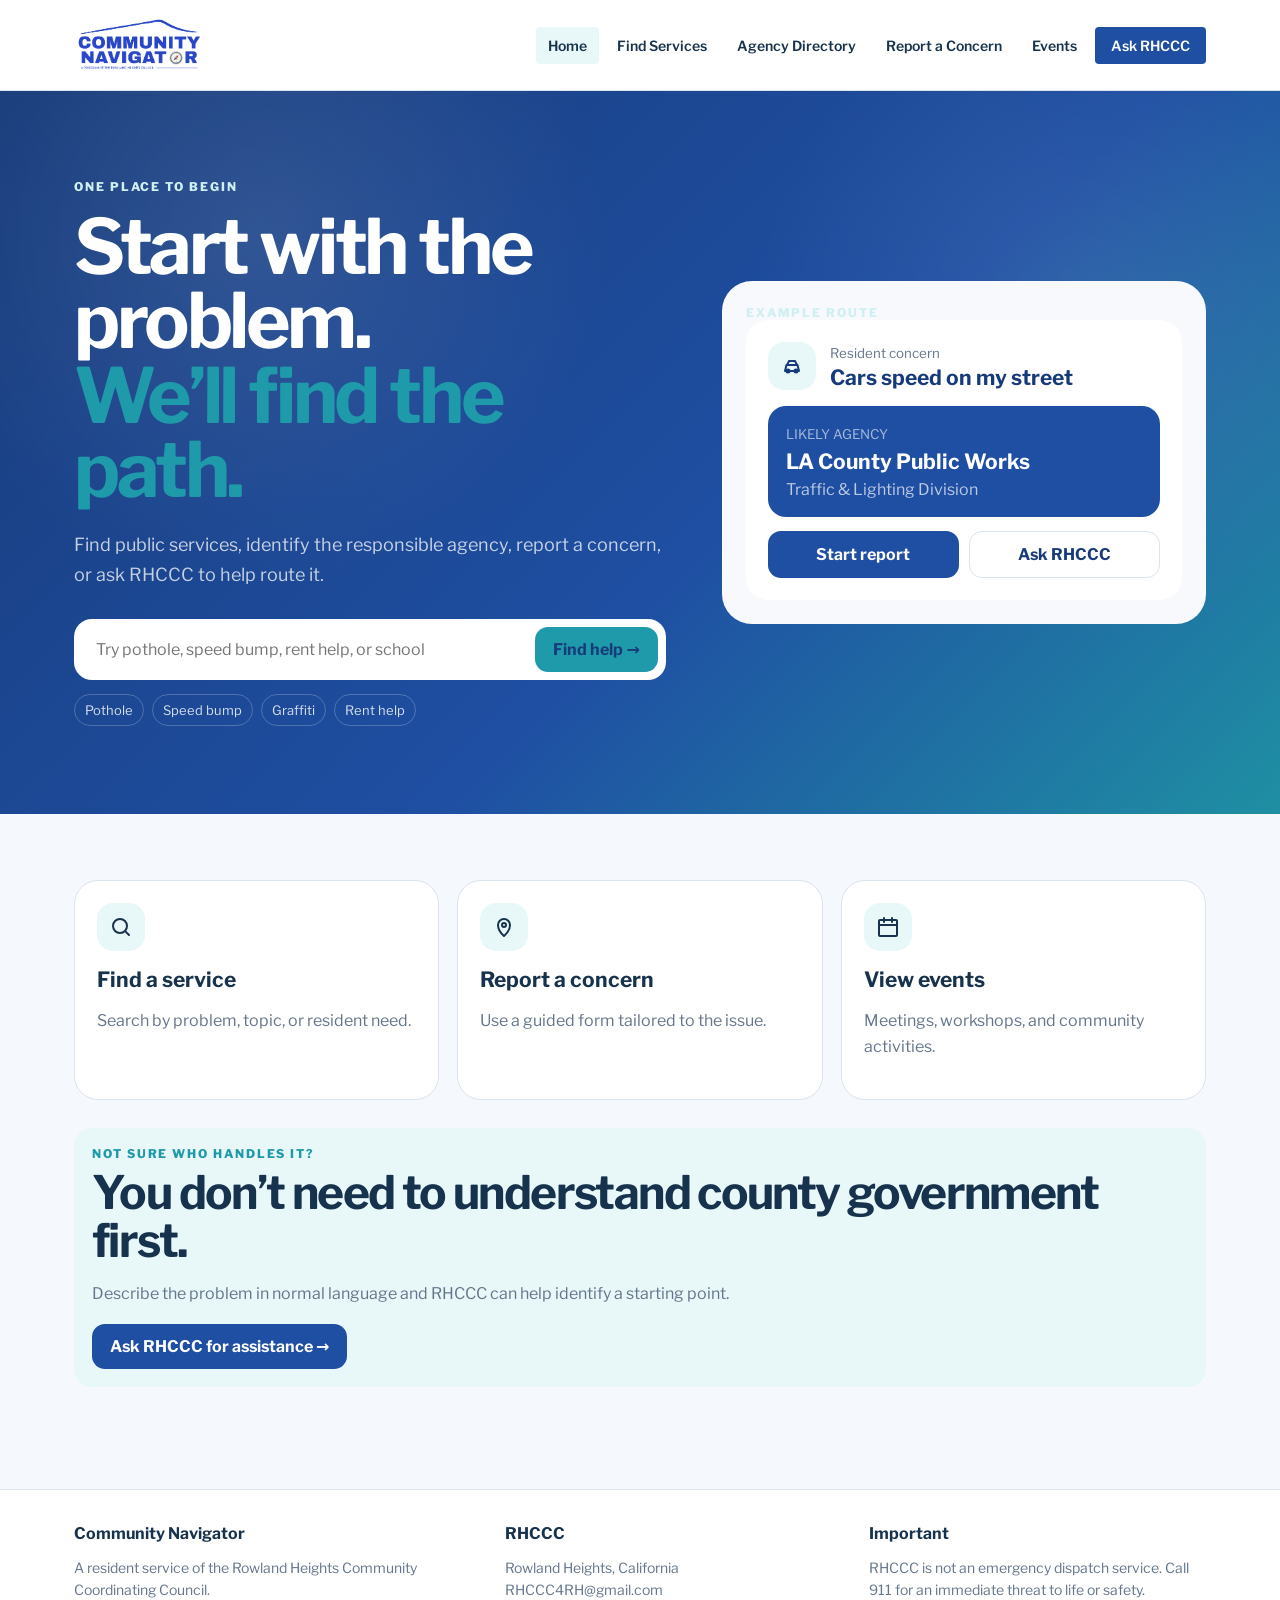
<file: index.html>
<!doctype html><html lang="en"><head><meta charset="utf-8"><meta name="viewport" content="width=device-width,initial-scale=1"><meta name="theme-color" content="#063f48"><title>Home | Community Navigator</title><link href="https://fonts.googleapis.com/css2?family=Libre+Franklin:wght@400;500;600;700;800&display=swap" rel="stylesheet"><link rel="stylesheet" href="styles.css"></head><body><header class="header"><div class="shell header-inner"><a class="brand" href="index.html"><img src="Community Navigator Logo.png" alt="Community Navigator" class="site-logo" style="height:58px;width:auto;max-width:320px;display:block"></a><button class="mobile-toggle" type="button">Menu</button><nav class="nav"><a class="active" href="index.html">Home</a><a class="" href="services.html">Find Services</a><a class="" href="agencies.html">Agency Directory</a><a class="" href="report.html">Report a Concern</a><a class="" href="events.html">Events</a><a class="cta" href="help.html">Ask RHCCC</a></nav></div></header><section class="hero"><div class="shell hero-grid"><div><div class="eyebrow">One place to begin</div><h1>Start with the problem.<span class="gold" style="display:block">We’ll find the path.</span></h1><p class="lead">Find public services, identify the responsible agency, report a concern, or ask RHCCC to help route it.</p><div class="searchbar"><input id="homeSearch" placeholder="Try pothole, speed bump, rent help, or school"><button class="btn btn-gold" id="homeSearchBtn" type="button">Find help →</button></div><div class="quick"><a href="services.html?q=pothole">Pothole</a><a href="services.html?q=speeding">Speed bump</a><a href="services.html?q=graffiti">Graffiti</a><a href="services.html?q=rent">Rent help</a></div></div><div class="demo"><div class="eyebrow">Example route</div><div class="demo-card"><div style="display:flex;gap:14px;align-items:center"><div class="icon" style="margin:0" aria-hidden="true">   <svg viewBox="0 0 24 24" width="24" height="24" fill="none" stroke="currentColor" stroke-width="2" stroke-linecap="round" stroke-linejoin="round">     <path d="M5 17h14l-1.5-6h-11L5 17z"></path>     <path d="M7 11l2-4h6l2 4"></path>     <circle cx="8" cy="17" r="1.5"></circle>     <circle cx="16" cy="17" r="1.5"></circle>   </svg> </div><div><small class="muted">Resident concern</small><h3>Cars speed on my street</h3></div></div><div class="demo-box"><small style="color:rgba(255,255,255,.6)">LIKELY AGENCY</small><h3 style="margin-top:6px">LA County Public Works</h3><p style="margin:6px 0 0;color:rgba(255,255,255,.7)">Traffic & Lighting Division</p></div><div style="display:grid;grid-template-columns:1fr 1fr;gap:10px;margin-top:14px"><a class="btn btn-deep" href="report.html?type=speeding">Start report</a><a class="btn btn-light" href="help.html">Ask RHCCC</a></div></div></div></div></section><section class="section"><div class="shell"><div class="grid3"><a class="card" href="services.html"><div class="icon" aria-hidden="true">   <svg viewBox="0 0 24 24" width="24" height="24" fill="none" stroke="currentColor" stroke-width="2" stroke-linecap="round" stroke-linejoin="round">     <circle cx="11" cy="11" r="7"></circle>     <line x1="20" y1="20" x2="16.65" y2="16.65"></line>   </svg> </div><h3>Find a service</h3><p class="muted">Search by problem, topic, or resident need.</p></a><a class="card" href="report.html"><div class="icon" aria-hidden="true">   <svg viewBox="0 0 24 24" width="24" height="24" fill="none" stroke="currentColor" stroke-width="2" stroke-linecap="round" stroke-linejoin="round">     <path d="M12 21s6-5.2 6-11a6 6 0 1 0-12 0c0 5.8 6 11 6 11z"></path>     <circle cx="12" cy="10" r="2"></circle>   </svg> </div><h3>Report a concern</h3><p class="muted">Use a guided form tailored to the issue.</p></a><a class="card" href="events.html"><div class="icon" aria-hidden="true">   <svg viewBox="0 0 24 24" width="24" height="24" fill="none" stroke="currentColor" stroke-width="2" stroke-linecap="round" stroke-linejoin="round">     <rect x="3" y="5" width="18" height="16" rx="1"></rect>     <line x1="8" y1="3" x2="8" y2="7"></line>     <line x1="16" y1="3" x2="16" y2="7"></line>     <line x1="3" y1="10" x2="21" y2="10"></line>   </svg> </div><h3>View events</h3><p class="muted">Meetings, workshops, and community activities.</p></a></div><div class="notice" style="margin-top:28px"><div class="eyebrow">Not sure who handles it?</div><h2 style="margin-top:8px">You don’t need to understand county government first.</h2><p class="muted">Describe the problem in normal language and RHCCC can help identify a starting point.</p><a class="btn btn-deep" href="help.html">Ask RHCCC for assistance →</a></div></div></section><footer class="footer"><div class="shell footer-grid"><div><strong>Community Navigator</strong><p>A resident service of the Rowland Heights Community Coordinating Council.</p></div><div><strong>RHCCC</strong><p>Rowland Heights, California<br><a href="mailto:RHCCC4RH@gmail.com">RHCCC4RH@gmail.com</a></p></div><div><strong>Important</strong><p>RHCCC is not an emergency dispatch service. Call 911 for an immediate threat to life or safety.</p></div></div></footer><script src="data.js"></script><script src="app.js"></script><script>document.getElementById('homeSearchBtn').addEventListener('click',()=>{const q=document.getElementById('homeSearch').value.trim();location.href='services.html'+(q?'?q='+encodeURIComponent(q):'')});document.getElementById('homeSearch').addEventListener('keydown',e=>{if(e.key==='Enter')document.getElementById('homeSearchBtn').click()});</script></body></html>
</file>
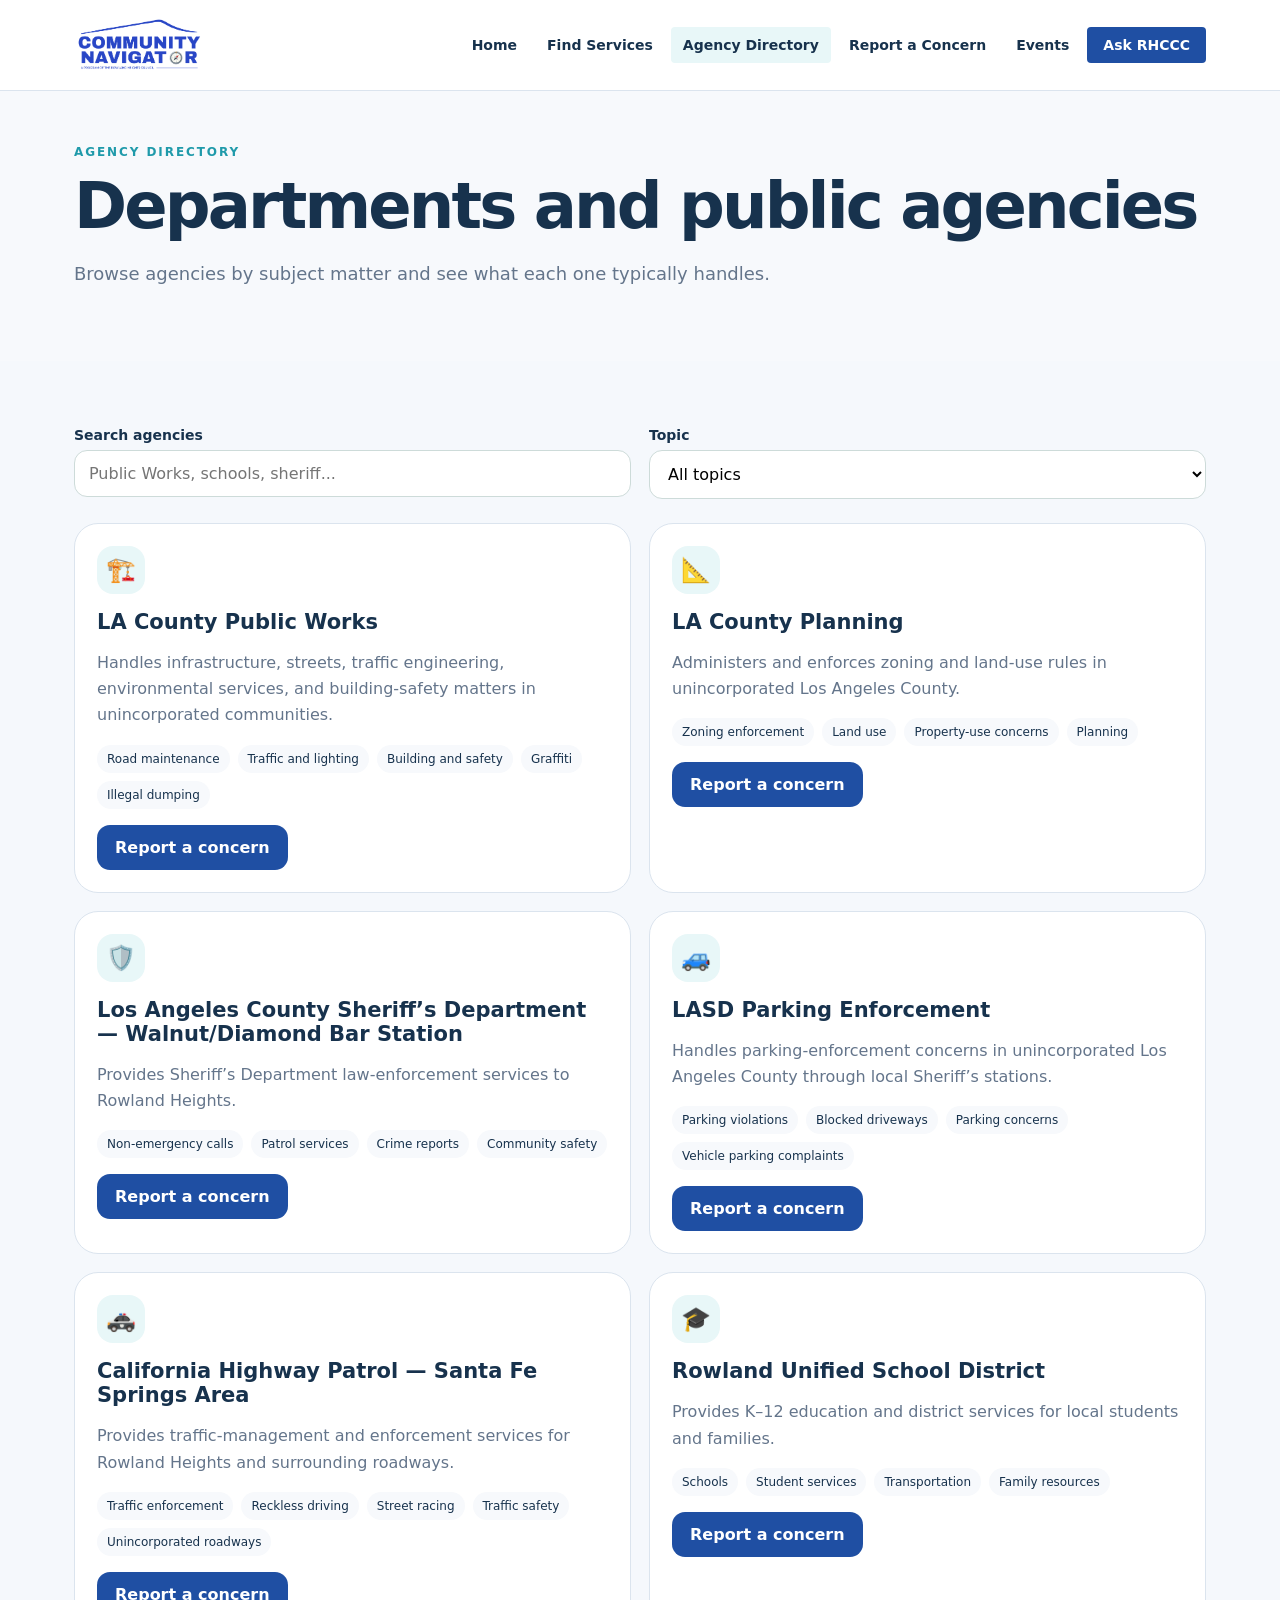
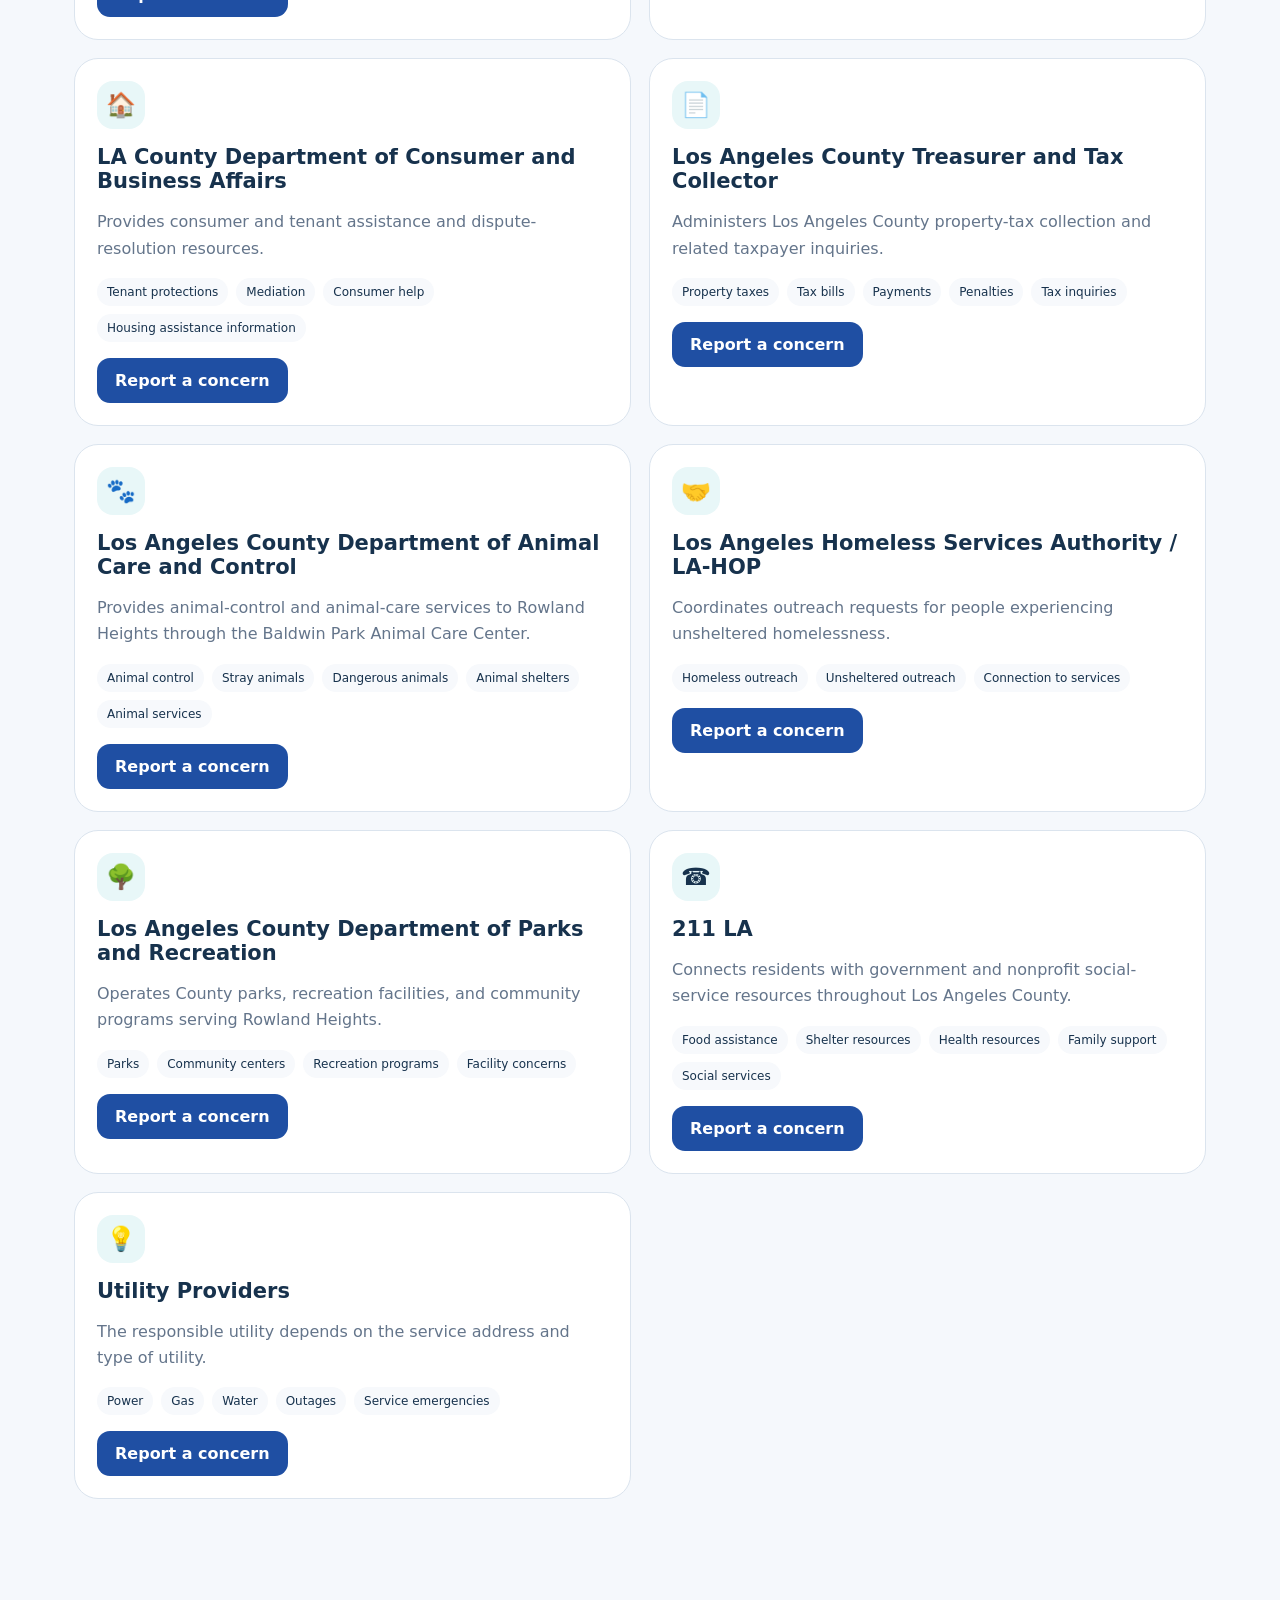
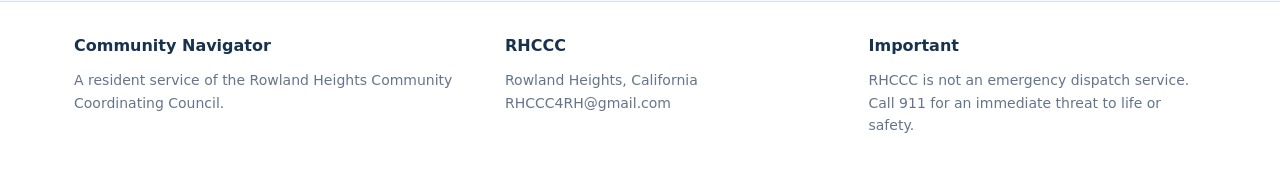
<file: agencies.html>
<!doctype html><html lang="en"><head><meta charset="utf-8"><meta name="viewport" content="width=device-width,initial-scale=1"><meta name="theme-color" content="#063f48"><title>Agency Directory | Community Navigator</title><link rel="stylesheet" href="styles.css"></head><body><header class="header"><div class="shell header-inner"><a class="brand" href="index.html"><img src="Community Navigator Logo.png" alt="Community Navigator" class="site-logo" style="height:58px;width:auto;max-width:320px;display:block"></a><button class="mobile-toggle" type="button">Menu</button><nav class="nav"><a class="" href="index.html">Home</a><a class="" href="services.html">Find Services</a><a class="active" href="agencies.html">Agency Directory</a><a class="" href="report.html">Report a Concern</a><a class="" href="events.html">Events</a><a class="cta" href="help.html">Ask RHCCC</a></nav></div></header><section class="page-hero"><div class="shell"><div class="eyebrow">Agency directory</div><h1>Departments and public agencies</h1><p>Browse agencies by subject matter and see what each one typically handles.</p></div></section><section class="section"><div class="shell"><div class="form-grid"><div><label for="agencySearch">Search agencies</label><input id="agencySearch" placeholder="Public Works, schools, sheriff..."></div><div><label for="agencyTopic">Topic</label><select id="agencyTopic"><option value="all">All topics</option><option value="roads">Roads & traffic</option><option value="housing">Housing</option><option value="safety">Safety</option><option value="community">Community</option><option value="utilities">Utilities</option></select></div></div><div id="agencyGrid" class="grid2" style="margin-top:24px"></div></div></section><footer class="footer"><div class="shell footer-grid"><div><strong>Community Navigator</strong><p>A resident service of the Rowland Heights Community Coordinating Council.</p></div><div><strong>RHCCC</strong><p>Rowland Heights, California<br><a href="mailto:RHCCC4RH@gmail.com">RHCCC4RH@gmail.com</a></p></div><div><strong>Important</strong><p>RHCCC is not an emergency dispatch service. Call 911 for an immediate threat to life or safety.</p></div></div></footer><script src="data.js"></script><script src="app.js"></script><script>function renderAgencies(){const q=document.getElementById('agencySearch').value.toLowerCase(),t=document.getElementById('agencyTopic').value;const list=AGENCIES.filter(a=>(t==='all'||a.topic===t)&&(`${a.name} ${a.description} ${a.handles.join(' ')}`.toLowerCase().includes(q)));document.getElementById('agencyGrid').innerHTML=list.map(a=>`<article class="card"><div class="icon">${a.icon}</div><h3>${a.name}</h3><p class="muted">${a.description}</p><div class="agency-tags">${a.handles.map(h=>`<span>${h}</span>`).join('')}</div><a class="btn btn-deep" style="margin-top:16px" href="report.html">Report a concern</a></article>`).join('')}document.getElementById('agencySearch').addEventListener('input',renderAgencies);document.getElementById('agencyTopic').addEventListener('change',renderAgencies);renderAgencies();</script></body></html>
</file>
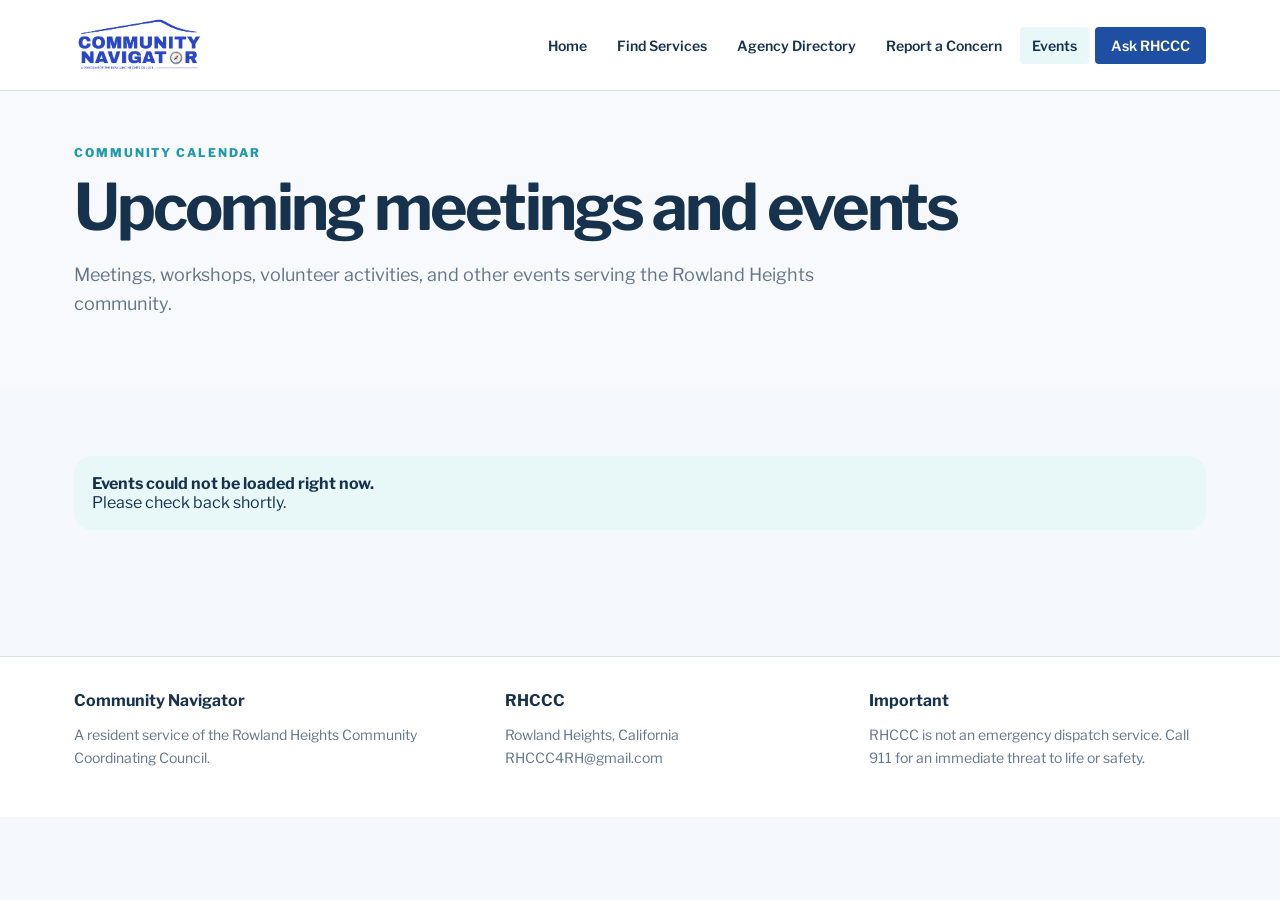
<file: events.html>
<!doctype html>
<html lang="en">
<head>
  <meta charset="utf-8">
  <meta name="viewport" content="width=device-width,initial-scale=1">
  <meta name="theme-color" content="#1f4fa3">
  <title>Events | Community Navigator</title>

  <link href="https://fonts.googleapis.com/css2?family=Libre+Franklin:wght@400;500;600;700;800&display=swap" rel="stylesheet">
  <link rel="stylesheet" href="styles.css">
</head>

<body>

<header class="header">
  <div class="shell header-inner">

    <a class="brand" href="index.html">
      <img
        src="Community Navigator Logo.png"
        alt="Community Navigator"
        class="site-logo"
        style="height:58px;width:auto;max-width:320px;display:block">
    </a>

    <button class="mobile-toggle" type="button">Menu</button>

    <nav class="nav">
      <a href="index.html">Home</a>
      <a href="services.html">Find Services</a>
      <a href="agencies.html">Agency Directory</a>
      <a href="report.html">Report a Concern</a>
      <a class="active" href="events.html">Events</a>
      <a class="cta" href="help.html">Ask RHCCC</a>
    </nav>

  </div>
</header>


<section class="page-hero">
  <div class="shell">
    <div class="eyebrow">Community calendar</div>
    <h1>Upcoming meetings and events</h1>
    <p>Meetings, workshops, volunteer activities, and other events serving the Rowland Heights community.</p>
  </div>
</section>


<section class="section">
  <div class="shell">

    <div id="eventsStatus" class="notice">
      Loading upcoming events...
    </div>

    <div
      id="eventsGrid"
      class="grid3"
      style="margin-top:24px">
    </div>

  </div>
</section>


<footer class="footer">
  <div class="shell footer-grid">

    <div>
      <strong>Community Navigator</strong>
      <p>A resident service of the Rowland Heights Community Coordinating Council.</p>
    </div>

    <div>
      <strong>RHCCC</strong>
      <p>
        Rowland Heights, California<br>
        <a href="mailto:RHCCC4RH@gmail.com">RHCCC4RH@gmail.com</a>
      </p>
    </div>

    <div>
      <strong>Important</strong>
      <p>RHCCC is not an emergency dispatch service. Call 911 for an immediate threat to life or safety.</p>
    </div>

  </div>
</footer>


<script src="app.js"></script>

<script>

const EVENTS_FEED =
  "https://script.google.com/macros/s/AKfycbwv2NWlRLZED6osBwBlLM1Knq-hCTyt2_RPyTM8eW6WuF7l7NqPxiwIjz1ecrPqqkWi/exec";


function escapeHTML(value) {
  return String(value || "")
    .replaceAll("&", "&amp;")
    .replaceAll("<", "&lt;")
    .replaceAll(">", "&gt;")
    .replaceAll('"', "&quot;")
    .replaceAll("'", "&#039;");
}


function formatDate(dateString) {

  if (!dateString) return "";

  const parts = dateString.split("-");

  if (parts.length !== 3) {
    return escapeHTML(dateString);
  }

  const date = new Date(
    Number(parts[0]),
    Number(parts[1]) - 1,
    Number(parts[2])
  );

  return date.toLocaleDateString("en-US", {
    weekday: "short",
    month: "long",
    day: "numeric",
    year: "numeric"
  });
}


function isUpcoming(dateString) {

  if (!dateString) return true;

  const parts = dateString.split("-");

  if (parts.length !== 3) return true;

  const eventDate = new Date(
    Number(parts[0]),
    Number(parts[1]) - 1,
    Number(parts[2]),
    23,
    59,
    59
  );

  return eventDate >= new Date();
}


async function loadEvents() {

  const grid = document.getElementById("eventsGrid");
  const status = document.getElementById("eventsStatus");

  try {

    const response = await fetch(EVENTS_FEED);

    if (!response.ok) {
      throw new Error("Events feed unavailable.");
    }

    const data = await response.json();

    const events = data
      .filter(event => isUpcoming(event["Date"]))
      .sort((a, b) =>
        String(a["Date"]).localeCompare(String(b["Date"]))
      );


    if (!events.length) {

      status.innerHTML =
        "<strong>No upcoming events are currently posted.</strong><br>" +
        "Check back soon for RHCCC meetings and community activities.";

      grid.innerHTML = "";

      return;
    }


    status.style.display = "none";


    grid.innerHTML = events.map(event => {

      const title = escapeHTML(event["Event Title"]);
      const date = formatDate(event["Date"]);
      const time = escapeHTML(event["Time"]);
      const location = escapeHTML(event["Location"]);
      const description = escapeHTML(event["Description"]);
      const link = String(event["Link"] || "").trim();


      const linkHTML = link
        ? `<p style="margin-top:18px">
             <a class="btn btn-deep"
                href="${escapeHTML(link)}"
                target="_blank"
                rel="noopener">
               Event information
             </a>
           </p>`
        : "";


      return `
        <article class="card">

          <div class="eyebrow">
            Upcoming event
          </div>

          <h2 style="margin-top:10px">
            ${title}
          </h2>

          <p>
            <strong>${date}</strong>
            ${time ? `<br>${time}` : ""}
          </p>

          ${location
            ? `<p class="muted"><strong>Location:</strong> ${location}</p>`
            : ""
          }

          ${description
            ? `<p class="muted">${description}</p>`
            : ""
          }

          ${linkHTML}

        </article>
      `;

    }).join("");


  } catch (error) {

    console.error(error);

    status.innerHTML =
      "<strong>Events could not be loaded right now.</strong><br>" +
      "Please check back shortly.";

  }
}


loadEvents();

</script>

</body>
</html>
</file>
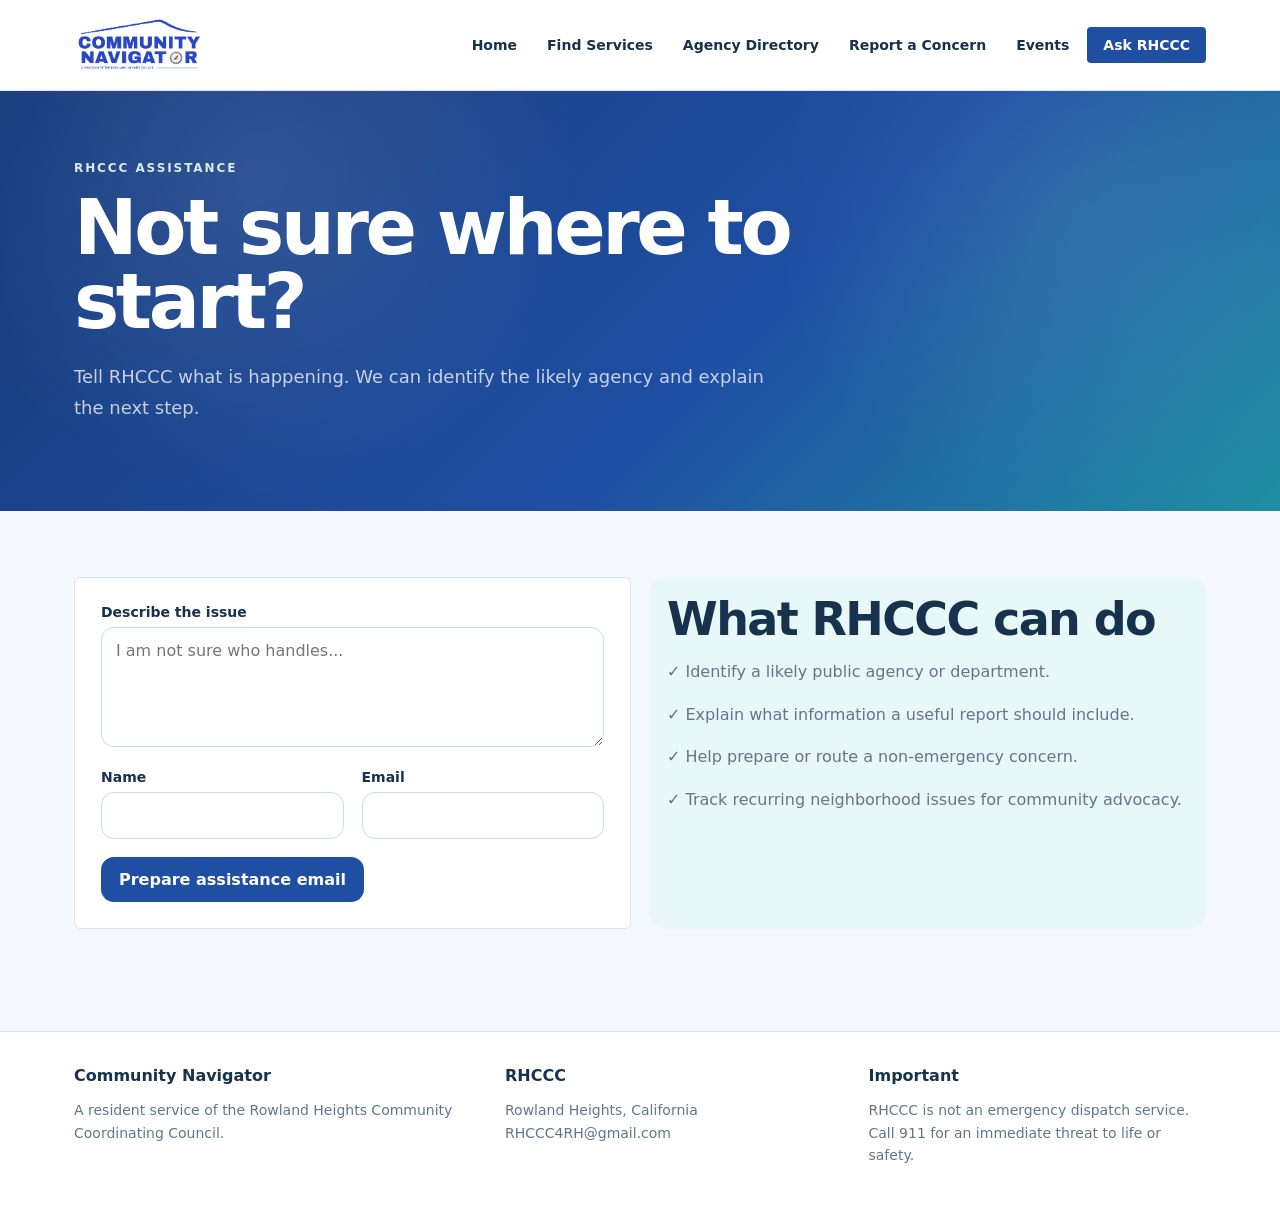
<file: help.html>
<!doctype html><html lang="en"><head><meta charset="utf-8"><meta name="viewport" content="width=device-width,initial-scale=1"><meta name="theme-color" content="#063f48"><title>Ask RHCCC | Community Navigator</title><link rel="stylesheet" href="styles.css"></head><body><header class="header"><div class="shell header-inner"><a class="brand" href="index.html"><img src="Community Navigator Logo.png" alt="Community Navigator" class="site-logo" style="height:58px;width:auto;max-width:320px;display:block"></a><button class="mobile-toggle" type="button">Menu</button><nav class="nav"><a class="" href="index.html">Home</a><a class="" href="services.html">Find Services</a><a class="" href="agencies.html">Agency Directory</a><a class="" href="report.html">Report a Concern</a><a class="" href="events.html">Events</a><a class="cta" href="help.html">Ask RHCCC</a></nav></div></header><section class="hero"><div class="shell" style="position:relative;padding-top:70px;padding-bottom:70px"><div class="eyebrow">RHCCC assistance</div><h1 style="max-width:800px">Not sure where to start?</h1><p class="lead">Tell RHCCC what is happening. We can identify the likely agency and explain the next step.</p></div></section><section class="section"><div class="shell grid2"><div class="form-card"><label for="helpIssue">Describe the issue</label><textarea id="helpIssue" placeholder="I am not sure who handles..."></textarea><div class="form-grid" style="margin-top:18px"><div><label for="helpName">Name</label><input id="helpName"></div><div><label for="helpEmail">Email</label><input id="helpEmail" type="email"></div></div><button id="helpSubmit" class="btn btn-deep" style="margin-top:18px" type="button">Prepare assistance email</button><div id="helpResult" class="success"></div></div><aside class="notice"><h2>What RHCCC can do</h2><p class="muted">✓ Identify a likely public agency or department.</p><p class="muted">✓ Explain what information a useful report should include.</p><p class="muted">✓ Help prepare or route a non-emergency concern.</p><p class="muted">✓ Track recurring neighborhood issues for community advocacy.</p></aside></div></section><footer class="footer"><div class="shell footer-grid"><div><strong>Community Navigator</strong><p>A resident service of the Rowland Heights Community Coordinating Council.</p></div><div><strong>RHCCC</strong><p>Rowland Heights, California<br><a href="mailto:RHCCC4RH@gmail.com">RHCCC4RH@gmail.com</a></p></div><div><strong>Important</strong><p>RHCCC is not an emergency dispatch service. Call 911 for an immediate threat to life or safety.</p></div></div></footer><script src="data.js"></script><script src="app.js"></script><script>document.getElementById('helpSubmit').addEventListener('click',()=>{const issue=document.getElementById('helpIssue').value.trim(),name=document.getElementById('helpName').value.trim(),email=document.getElementById('helpEmail').value.trim(),box=document.getElementById('helpResult');if(!issue){box.innerHTML='<strong>Please describe the issue first.</strong>';box.classList.add('show');return}const body=`COMMUNITY NAVIGATOR ASSISTANCE REQUEST\n\nName: ${name}\nEmail: ${email}\n\nIssue:\n${issue}`;box.innerHTML=`<strong>Request prepared.</strong><p class="muted">Click below to open the email draft.</p><a class="btn btn-gold" href="mailto:RHCCC4RH@gmail.com?subject=${encodeURIComponent('Community Navigator Assistance Request')}&body=${encodeURIComponent(body)}">Open email draft</a>`;box.classList.add('show')});</script></body></html>
</file>
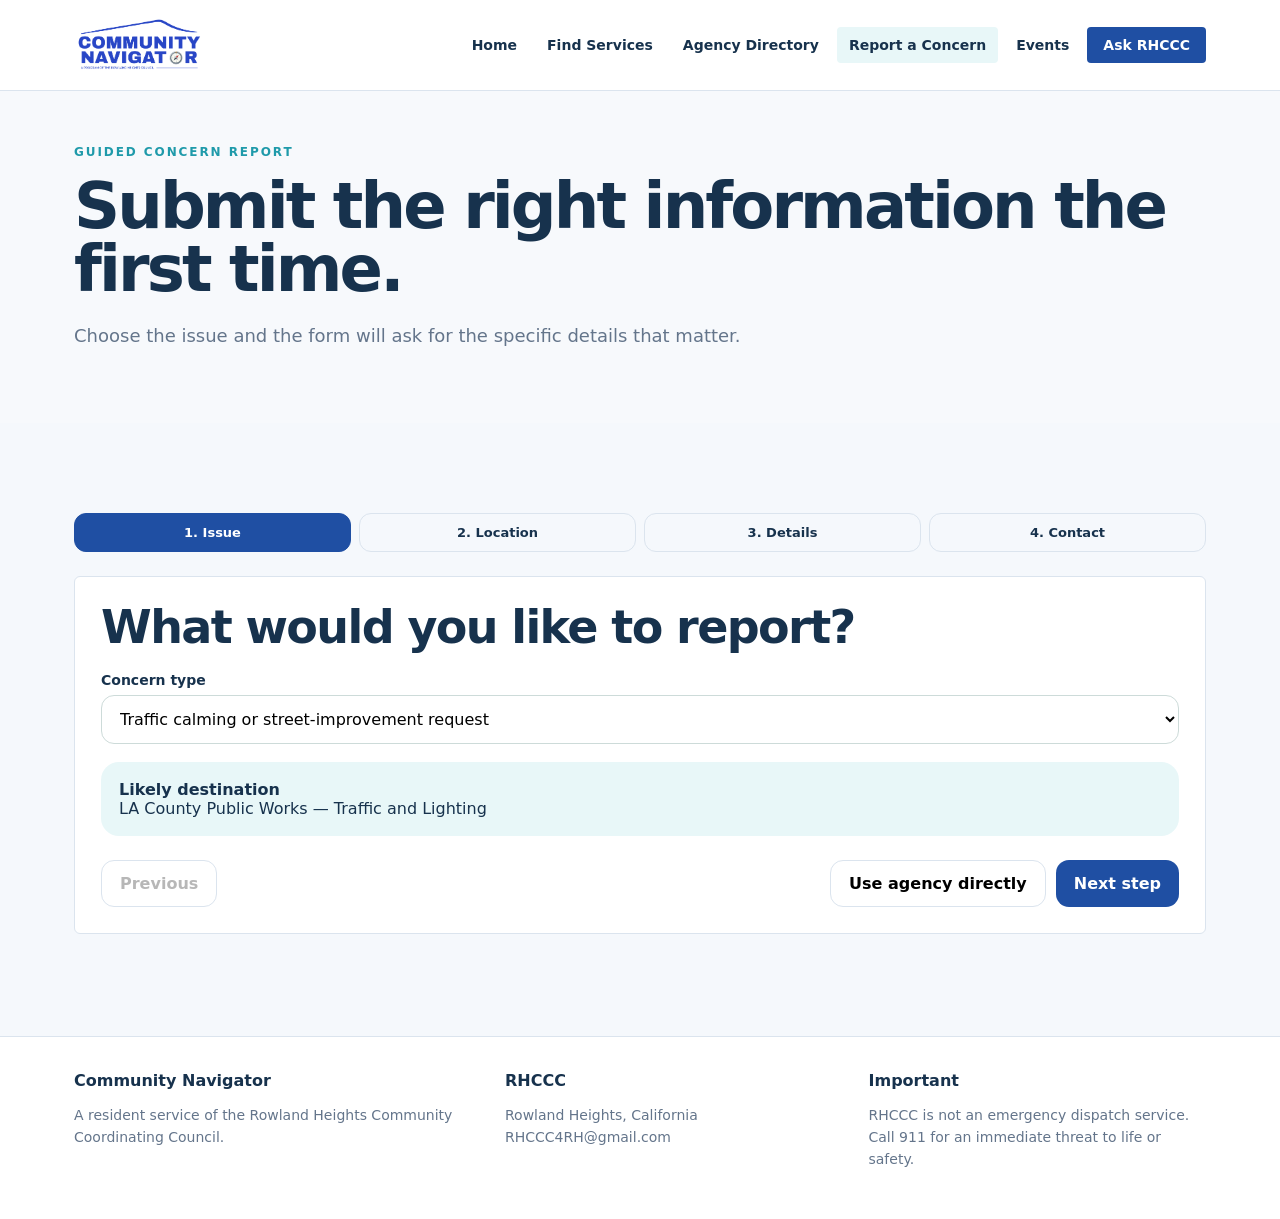
<file: report.html>
<!doctype html>
<html lang="en">
<head>
  <meta charset="utf-8">
  <meta name="viewport" content="width=device-width,initial-scale=1">
  <meta name="theme-color" content="#063f48">
  <title>Report a Concern | Community Navigator</title>
  <link rel="stylesheet" href="styles.css">
</head>
<body>

<header class="header">
  <div class="shell header-inner">
    <a class="brand" href="index.html">
  <img src="Community Navigator Logo.png" alt="Community Navigator" class="site-logo" style="height:58px;width:auto;max-width:320px;display:block">
</a>

    <button class="mobile-toggle" type="button">Menu</button>

    <nav class="nav">
      <a href="index.html">Home</a>
      <a href="services.html">Find Services</a>
      <a href="agencies.html">Agency Directory</a>
      <a class="active" href="report.html">Report a Concern</a>
      <a href="events.html">Events</a>
      <a class="cta" href="help.html">Ask RHCCC</a>
    </nav>
  </div>
</header>

<section class="page-hero">
  <div class="shell">
    <div class="eyebrow">Guided concern report</div>
    <h1>Submit the right information the first time.</h1>
    <p>Choose the issue and the form will ask for the specific details that matter.</p>
  </div>
</section>

<section class="section">
  <div class="shell">

    <div class="steps">
      <div class="step active" data-step="1">1. Issue</div>
      <div class="step" data-step="2">2. Location</div>
      <div class="step" data-step="3">3. Details</div>
      <div class="step" data-step="4">4. Contact</div>
    </div>

    <div class="form-card">

      <div class="step-panel active" data-panel="1">
        <h2>What would you like to report?</h2>

        <div style="margin-top:20px">
          <label for="reportType">Concern type</label>
          <select id="reportType"></select>
        </div>

        <div id="agencyPreview" class="notice" style="margin-top:18px"></div>
      </div>

      <div class="step-panel" data-panel="2">
        <h2>Where is it?</h2>

        <div class="form-grid" style="margin-top:20px">
          <div>
            <label for="street">Street address or nearest intersection</label>
            <input id="street" placeholder="Colima Rd & Nogales St">
          </div>

          <div>
            <label for="zip">Community / ZIP</label>
            <input id="zip" value="Rowland Heights, CA 91748">
          </div>

          <div class="full">
            <label for="locationNotes">Location details</label>
            <textarea id="locationNotes" placeholder="Side of street, nearby landmark, direction of travel..."></textarea>
          </div>
        </div>
      </div>

      <div class="step-panel" data-panel="3">
        <h2>Tell us what happened.</h2>

        <div id="dynamicQuestions" class="form-grid" style="margin-top:20px"></div>

        <div style="margin-top:18px">
          <label for="description">Description</label>
          <textarea id="description" placeholder="Explain the concern, how long it has existed, and why action is needed."></textarea>
        </div>

        <div style="margin-top:18px">
          <label for="photo">Photo or supporting file</label>
          <input id="photo" type="file">
          <p class="muted">Photo upload is not included in this first server-connected version yet.</p>
        </div>
      </div>

      <div class="step-panel" data-panel="4">
        <h2>How can RHCCC reach you?</h2>

        <div class="form-grid" style="margin-top:20px">
          <div>
            <label for="name">Name</label>
            <input id="name">
          </div>

          <div>
            <label for="email">Email</label>
            <input id="email" type="email">
          </div>

          <div>
            <label for="phone">Phone number</label>
            <input id="phone" type="tel">
          </div>

          <div>
            <label for="contactPref">Preferred contact</label>
            <select id="contactPref">
              <option>Email</option>
              <option>Phone</option>
              <option>Either</option>
            </select>
          </div>
        </div>
      </div>

      <div class="actions">
        <button id="prev" class="btn btn-light" type="button">Previous</button>

        <div style="display:flex;gap:10px;flex-wrap:wrap">
          <button id="direct" class="btn btn-light" type="button">Use agency directly</button>
          <button id="next" class="btn btn-deep" type="button">Next step</button>
        </div>
      </div>

      <div id="result" class="success"></div>

    </div>
  </div>
</section>

<footer class="footer">
  <div class="shell footer-grid">
    <div>
      <strong>Community Navigator</strong>
      <p>A resident service of the Rowland Heights Community Coordinating Council.</p>
    </div>

    <div>
      <strong>RHCCC</strong>
      <p>
        Rowland Heights, California<br>
        <a href="mailto:RHCCC4RH@gmail.com">RHCCC4RH@gmail.com</a>
      </p>
    </div>

    <div>
      <strong>Important</strong>
      <p>RHCCC is not an emergency dispatch service. Call 911 for an immediate threat to life or safety.</p>
    </div>
  </div>
</footer>

<script src="data.js"></script>
<script src="app.js"></script>

<script>
const ENDPOINT = "https://script.google.com/macros/s/AKfycbzKLv0dAv0ZThmPhVJK1XSTnYlWzV9sXF2MpmnaKd7FOqyS19eSHOOTeh1geKcx_Lk/exec";

const params = new URLSearchParams(location.search);
let step = 1;

const map = {
  pothole: "pothole",
  speeding: "speeding",
  graffiti: "graffiti",
  dumping: "dumping",
  housing: "housing",
  sheriff: "safety",
  schools: "school"
};

const select = document.getElementById("reportType");

select.innerHTML = Object.entries(REPORT_TYPES)
  .map(([key, value]) => `<option value="${key}">${value.label}</option>`)
  .join("");

if (params.get("type") && map[params.get("type")]) {
  select.value = map[params.get("type")];
}

function renderQuestions() {
  const type = REPORT_TYPES[select.value];

  document.getElementById("agencyPreview").innerHTML =
    `<strong>Likely destination</strong><br>${type.agency}`;

  document.getElementById("dynamicQuestions").innerHTML = type.questions
    .map(([id, label, placeholder]) => `
      <div>
        <label for="${id}">${label}</label>
        <input id="${id}" placeholder="${placeholder}">
      </div>
    `)
    .join("");
}

function showStep(number) {
  step = number;

  document.querySelectorAll(".step-panel").forEach(panel => {
    panel.classList.toggle(
      "active",
      Number(panel.dataset.panel) === number
    );
  });

  document.querySelectorAll(".step").forEach(item => {
    item.classList.toggle(
      "active",
      Number(item.dataset.step) === number
    );
  });

  document.getElementById("prev").disabled = number === 1;

  document.getElementById("next").textContent =
    number === 4 ? "Submit to RHCCC" : "Next step";
}

async function submitReport() {
  const button = document.getElementById("next");
  const result = document.getElementById("result");
  const type = REPORT_TYPES[select.value];

  const details = {};

  type.questions.forEach(([id, label]) => {
    const field = document.getElementById(id);
    details[label] = field ? field.value : "";
  });

  const payload = {
    issue: type.label,
    agency: type.agency,
    street: document.getElementById("street").value,
    zip: document.getElementById("zip").value,
    locationNotes: document.getElementById("locationNotes").value,
    details: details,
    description: document.getElementById("description").value,
    name: document.getElementById("name").value,
    email: document.getElementById("email").value,
    phone: document.getElementById("phone").value,
    contactPreference: document.getElementById("contactPref").value,
    website: ""
  };

  button.disabled = true;
  button.textContent = "Submitting...";

  try {
    const formData = new FormData();
    formData.append("payload", JSON.stringify(payload));

    await fetch(ENDPOINT, {
      method: "POST",
      body: formData,
      mode: "no-cors"
    });

    result.innerHTML = `
      <strong>Report submitted to RHCCC.</strong>
      <p class="muted">
        Your information has been sent to the Rowland Heights Community Coordinating Council.
      </p>
      <p class="muted">
        RHCCC will review the report and determine the appropriate agency or next step.
      </p>
    `;

    result.classList.add("show");
    button.textContent = "Submitted";

  } catch (error) {
    console.error(error);

    result.innerHTML = `
      <strong>We couldn't submit your report.</strong>
      <p class="muted">
        Please try again or contact RHCCC directly at RHCCC4RH@gmail.com.
      </p>
    `;

    result.classList.add("show");
    button.disabled = false;
    button.textContent = "Submit to RHCCC";
  }
}

document.getElementById("next").addEventListener("click", () => {
  if (step < 4) {
    showStep(step + 1);
    return;
  }

  submitReport();
});

document.getElementById("prev").addEventListener("click", () => {
  if (step > 1) {
    showStep(step - 1);
  }
});

document.getElementById("direct").addEventListener("click", () => {
  const type = REPORT_TYPES[select.value];
  const result = document.getElementById("result");

  result.innerHTML = `
    <strong>Responsible agency</strong>
    <p class="muted">${type.agency}</p>
  `;

  result.classList.add("show");
});

select.addEventListener("change", renderQuestions);

renderQuestions();
showStep(1);
</script>

</body>
</html>
</file>
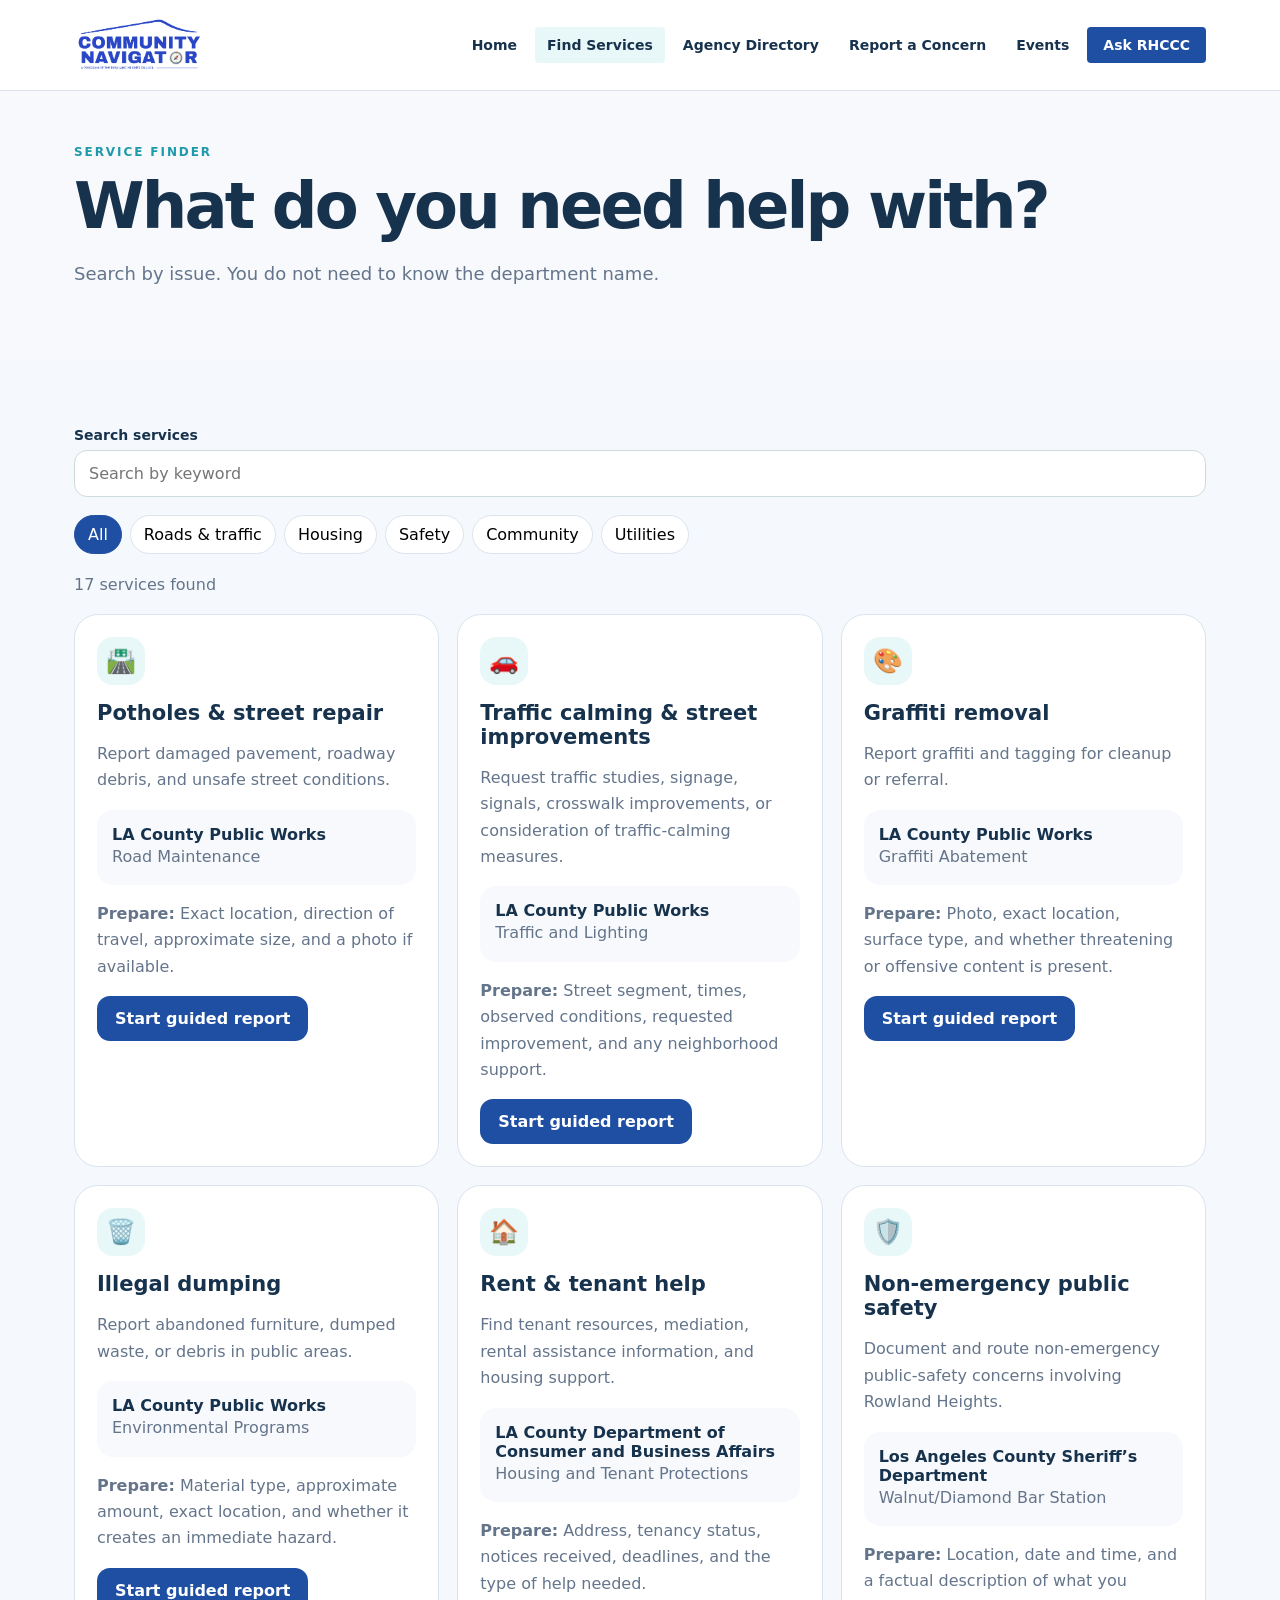
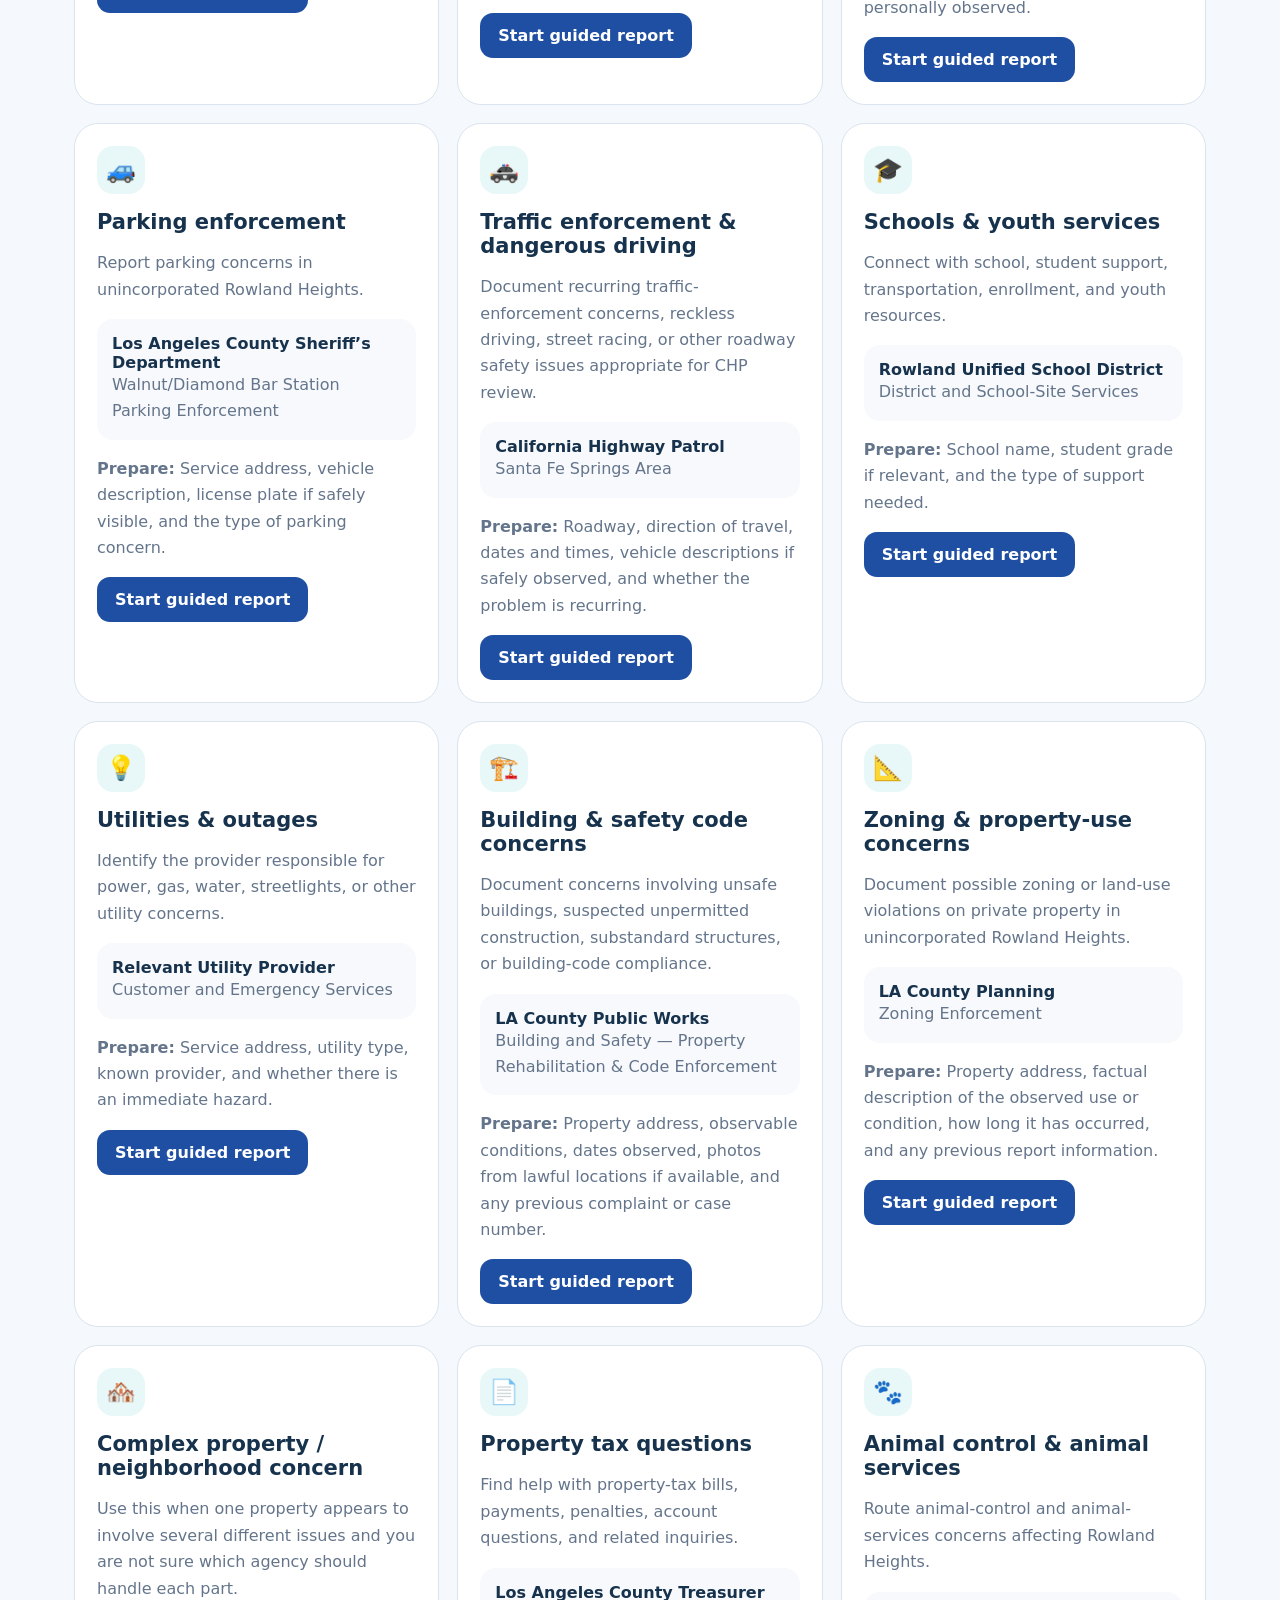
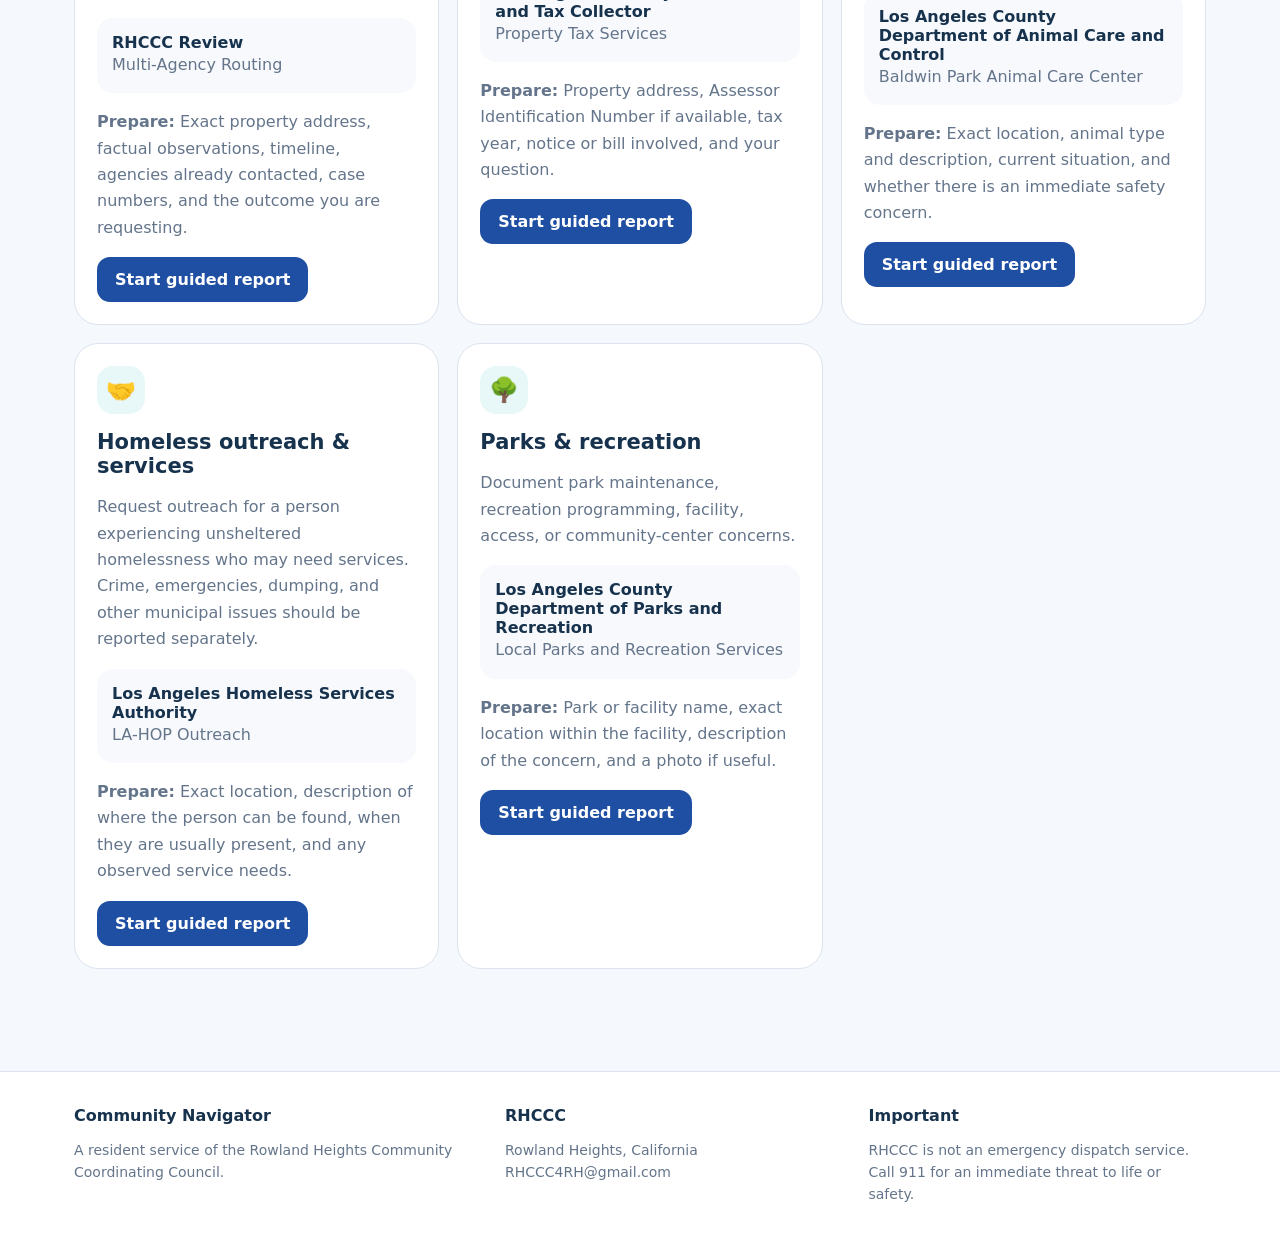
<file: services.html>
<!doctype html><html lang="en"><head><meta charset="utf-8"><meta name="viewport" content="width=device-width,initial-scale=1"><meta name="theme-color" content="#063f48"><title>Find Services | Community Navigator</title><link rel="stylesheet" href="styles.css"></head><body><header class="header"><div class="shell header-inner"><a class="brand" href="index.html"><img src="Community Navigator Logo.png" alt="Community Navigator" class="site-logo" style="height:58px;width:auto;max-width:320px;display:block"></a><button class="mobile-toggle" type="button">Menu</button><nav class="nav"><a class="" href="index.html">Home</a><a class="active" href="services.html">Find Services</a><a class="" href="agencies.html">Agency Directory</a><a class="" href="report.html">Report a Concern</a><a class="" href="events.html">Events</a><a class="cta" href="help.html">Ask RHCCC</a></nav></div></header><section class="page-hero"><div class="shell"><div class="eyebrow">Service finder</div><h1>What do you need help with?</h1><p>Search by issue. You do not need to know the department name.</p></div></section><section class="section"><div class="shell"><label for="serviceSearch">Search services</label><input id="serviceSearch" placeholder="Search by keyword"><div class="filters"><button class="filter-btn active" data-filter="all">All</button><button class="filter-btn" data-filter="roads">Roads & traffic</button><button class="filter-btn" data-filter="housing">Housing</button><button class="filter-btn" data-filter="safety">Safety</button><button class="filter-btn" data-filter="community">Community</button><button class="filter-btn" data-filter="utilities">Utilities</button></div><p id="serviceCount" class="muted"></p><div id="serviceGrid" class="grid3"></div></div></section><footer class="footer"><div class="shell footer-grid"><div><strong>Community Navigator</strong><p>A resident service of the Rowland Heights Community Coordinating Council.</p></div><div><strong>RHCCC</strong><p>Rowland Heights, California<br><a href="mailto:RHCCC4RH@gmail.com">RHCCC4RH@gmail.com</a></p></div><div><strong>Important</strong><p>RHCCC is not an emergency dispatch service. Call 911 for an immediate threat to life or safety.</p></div></div></footer><script src="data.js"></script><script src="app.js"></script><script>let filter='all',q=new URLSearchParams(location.search).get('q')||'';const input=document.getElementById('serviceSearch');input.value=q;function render(){const list=SERVICES.filter(s=>(filter==='all'||s.category===filter)&&(`${s.title} ${s.keywords} ${s.description} ${s.agency}`.toLowerCase().includes(q.toLowerCase())));document.getElementById('serviceCount').textContent=`${list.length} service${list.length===1?'':'s'} found`;buildServiceCards(document.getElementById('serviceGrid'),list)}input.addEventListener('input',e=>{q=e.target.value;render()});document.querySelectorAll('.filter-btn').forEach(b=>b.addEventListener('click',()=>{filter=b.dataset.filter;document.querySelectorAll('.filter-btn').forEach(x=>x.classList.remove('active'));b.classList.add('active');render()}));render();</script></body></html>
</file>
<file: styles.css>
:root{--ink:#17324d;--deep:#1f4fa3;--deep2:#173b7a;--gold:#1f9aaa;--mint:#e8f7f8;--cream:#f7f9fc;--border:#dbe4ee;--muted:#64758b;--card:#fff;--bg:#f5f8fc}
*{box-sizing:border-box}html{scroll-behavior:smooth}body{margin:0;font-family:"Libre Franklin",system-ui,-apple-system,BlinkMacSystemFont,"Segoe UI",sans-serif;color:var(--ink);background:var(--bg)}
a{text-decoration:none;color:inherit}button,input,select,textarea{font:inherit}button{cursor:pointer}.shell{max-width:1180px;margin:0 auto;padding:0 24px}
.header{position:sticky;top:0;z-index:30;background:rgba(255,255,255,.96);backdrop-filter:blur(10px);border-bottom:1px solid var(--border)}
.header-inner{display:flex;align-items:center;justify-content:space-between;gap:24px;padding-top:16px;padding-bottom:16px}.brand{display:flex;align-items:center;text-decoration:none}
.site-logo{height:58px;width:auto;max-width:320px;display:block}
.logo{width:44px;height:44px;border-radius:15px;background:var(--gold);display:grid;place-items:center;font-size:24px;color:var(--deep2)}.brand small{display:block;color:var(--muted);font-weight:500;margin-top:2px}
.nav{display:flex;gap:6px;align-items:center;flex-wrap:wrap}.nav a{padding:10px 12px;border-radius:4px;font-size:14px;font-weight:600}.nav a:hover,.nav a.active{background:var(--mint)}.nav .cta{background:var(--deep);color:#fff;border-radius:4px;padding:10px 16px}
.hero{
  background:linear-gradient(135deg,var(--deep2) 0%,var(--deep) 58%,#1f8fa3 100%);
  color:#fff;
  position:relative;
  overflow:hidden
}

.hero:before{
  content:"";
  position:absolute;
  inset:0;
  background:
    radial-gradient(circle at 20% 20%,rgba(255,255,255,.10),transparent 30%),
    radial-gradient(circle at 85% 30%,rgba(255,255,255,.08),transparent 28%);
  opacity:1
}

.hero-grid{
  position:relative;
  display:grid;
  grid-template-columns:1.1fr .9fr;
  gap:56px;
  align-items:center;
  padding-top:88px;
  padding-bottom:88px
}

.eyebrow{
  font-size:12px;
  text-transform:uppercase;
  letter-spacing:.16em;
  font-weight:800;
  color:#1f9aaa
}

.hero .eyebrow{
  color:#cfeff2
}
h1{font-size:clamp(44px,6vw,76px);line-height:.98;letter-spacing:-.045em;margin:16px 0 22px}h2{font-size:clamp(30px,4vw,46px);line-height:1.05;letter-spacing:-.035em;margin:0}h3{font-size:21px;margin:0}
.lead{font-size:18px;line-height:1.7;color:rgba(255,255,255,.75);max-width:700px}.gold{color:var(--gold)}
.searchbar{display:flex;gap:8px;background:#fff;border-radius:18px;padding:8px;margin-top:28px;max-width:720px}.searchbar input{flex:1;min-width:0;border:0;outline:0;padding:13px 14px;color:#17292d}
.btn{display:inline-flex;align-items:center;justify-content:center;border:0;border-radius:13px;padding:13px 18px;font-weight:700}.btn-gold{background:var(--gold);color:var(--deep2)}.btn-deep{background:var(--deep);color:#fff}.btn-light{background:#fff;border:1px solid var(--border)}
.quick{display:flex;flex-wrap:wrap;gap:8px;margin-top:14px}.quick a{font-size:13px;border:1px solid rgba(255,255,255,.22);border-radius:999px;padding:7px 10px;color:rgba(255,255,255,.82)}
.demo{background:var(--cream);color:var(--deep2);border-radius:30px;padding:24px}.demo-card{background:#fff;border-radius:22px;padding:22px}.demo-box{background:var(--deep);color:#fff;border-radius:18px;padding:18px;margin-top:16px}
.section{padding:66px 0}.muted{color:var(--muted);line-height:1.65}.grid3{display:grid;grid-template-columns:repeat(3,1fr);gap:18px}.grid2{display:grid;grid-template-columns:repeat(2,1fr);gap:18px}
.card{background:var(--card);border:1px solid var(--border);border-radius:24px;padding:22px;transition:.18s}.card:hover{transform:translateY(-3px);border-color:#8ec9c4}.icon{width:48px;height:48px;border-radius:16px;background:var(--mint);display:grid;place-items:center;font-size:24px;margin-bottom:16px}
.pill{display:inline-flex;border-radius:999px;padding:7px 10px;background:var(--mint);font-size:12px;font-weight:700}.filters{display:flex;gap:8px;flex-wrap:wrap;margin:18px 0}.filter-btn{border:1px solid var(--border);background:#fff;border-radius:999px;padding:9px 13px}.filter-btn.active{background:var(--deep);color:#fff;border-color:var(--deep)}
.form-card{background:#fff;border:1px solid var(--border);border-radius:6px;padding:26px}.form-grid{display:grid;grid-template-columns:1fr 1fr;gap:18px}.full{grid-column:1/-1}label{display:block;font-weight:700;font-size:14px;margin-bottom:7px}
input,select,textarea{width:100%;border:1px solid #cddbd9;border-radius:13px;background:#fff;padding:13px 14px;outline:none}input:focus,select:focus,textarea:focus{border-color:#4e9994;box-shadow:0 0 0 3px rgba(78,153,148,.12)}textarea{min-height:120px;resize:vertical}
.notice{background:var(--mint);border-radius:18px;padding:18px}.footer{background:#fff;border-top:1px solid var(--border);padding:34px 0;margin-top:36px}.footer-grid{display:grid;grid-template-columns:1.2fr 1fr 1fr;gap:26px}.footer p{color:var(--muted);font-size:14px;line-height:1.6}
.page-hero{background:var(--cream);padding:54px 0}.page-hero h1{color:var(--ink);font-size:clamp(40px,5vw,64px)}.page-hero p{max-width:760px;color:var(--muted);font-size:18px;line-height:1.6}.agency-tags{display:flex;flex-wrap:wrap;gap:8px;margin-top:14px}.agency-tags span{background:var(--cream);border-radius:999px;padding:7px 10px;font-size:12px}.route-note{margin-top:16px;padding:15px;border-radius:16px;background:var(--cream)}
.steps{display:grid;grid-template-columns:repeat(4,1fr);gap:8px;margin:24px 0}.step{padding:11px;border-radius:12px;border:1px solid var(--border);text-align:center;font-size:13px;font-weight:700}.step.active{background:var(--deep);color:#fff;border-color:var(--deep)}.step-panel{display:none}.step-panel.active{display:block}.actions{display:flex;justify-content:space-between;gap:12px;margin-top:24px;flex-wrap:wrap}.success{display:none;margin-top:18px;background:var(--mint);border-radius:18px;padding:18px}.success.show{display:block}.mobile-toggle{display:none}
@media(max-width:900px){.hero-grid{grid-template-columns:1fr}.grid3{grid-template-columns:1fr 1fr}.footer-grid{grid-template-columns:1fr}.nav{display:none}.nav.open{display:flex;position:absolute;left:16px;right:16px;top:76px;background:#fff;border:1px solid var(--border);border-radius:18px;padding:14px;flex-direction:column;align-items:stretch}.mobile-toggle{display:block;border:1px solid var(--border);background:#fff;border-radius:12px;padding:9px 12px}}
@media(max-width:640px){.shell{padding:0 16px}.hero-grid{padding-top:56px;padding-bottom:56px}.grid3,.grid2,.form-grid{grid-template-columns:1fr}.full{grid-column:auto}.searchbar{flex-direction:column}.steps{grid-template-columns:1fr 1fr}.section{padding:48px 0}}
</file>
